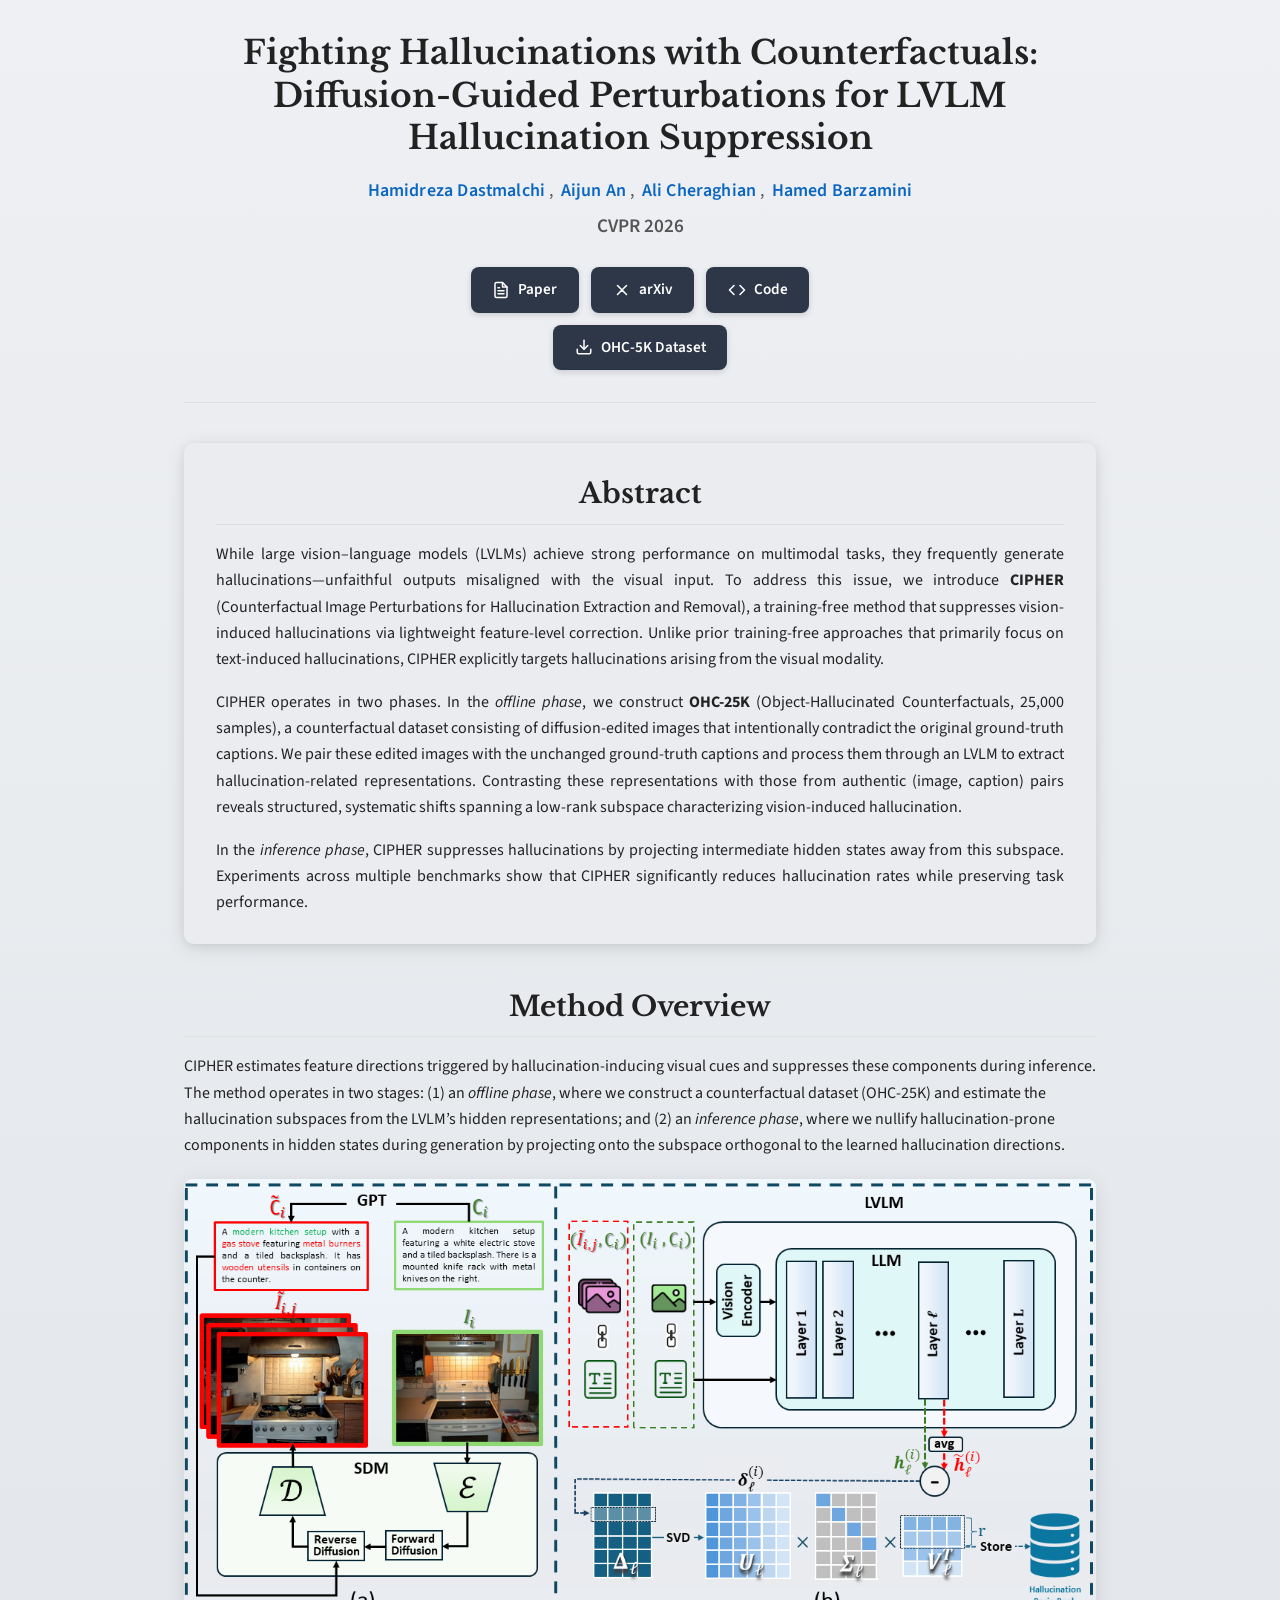
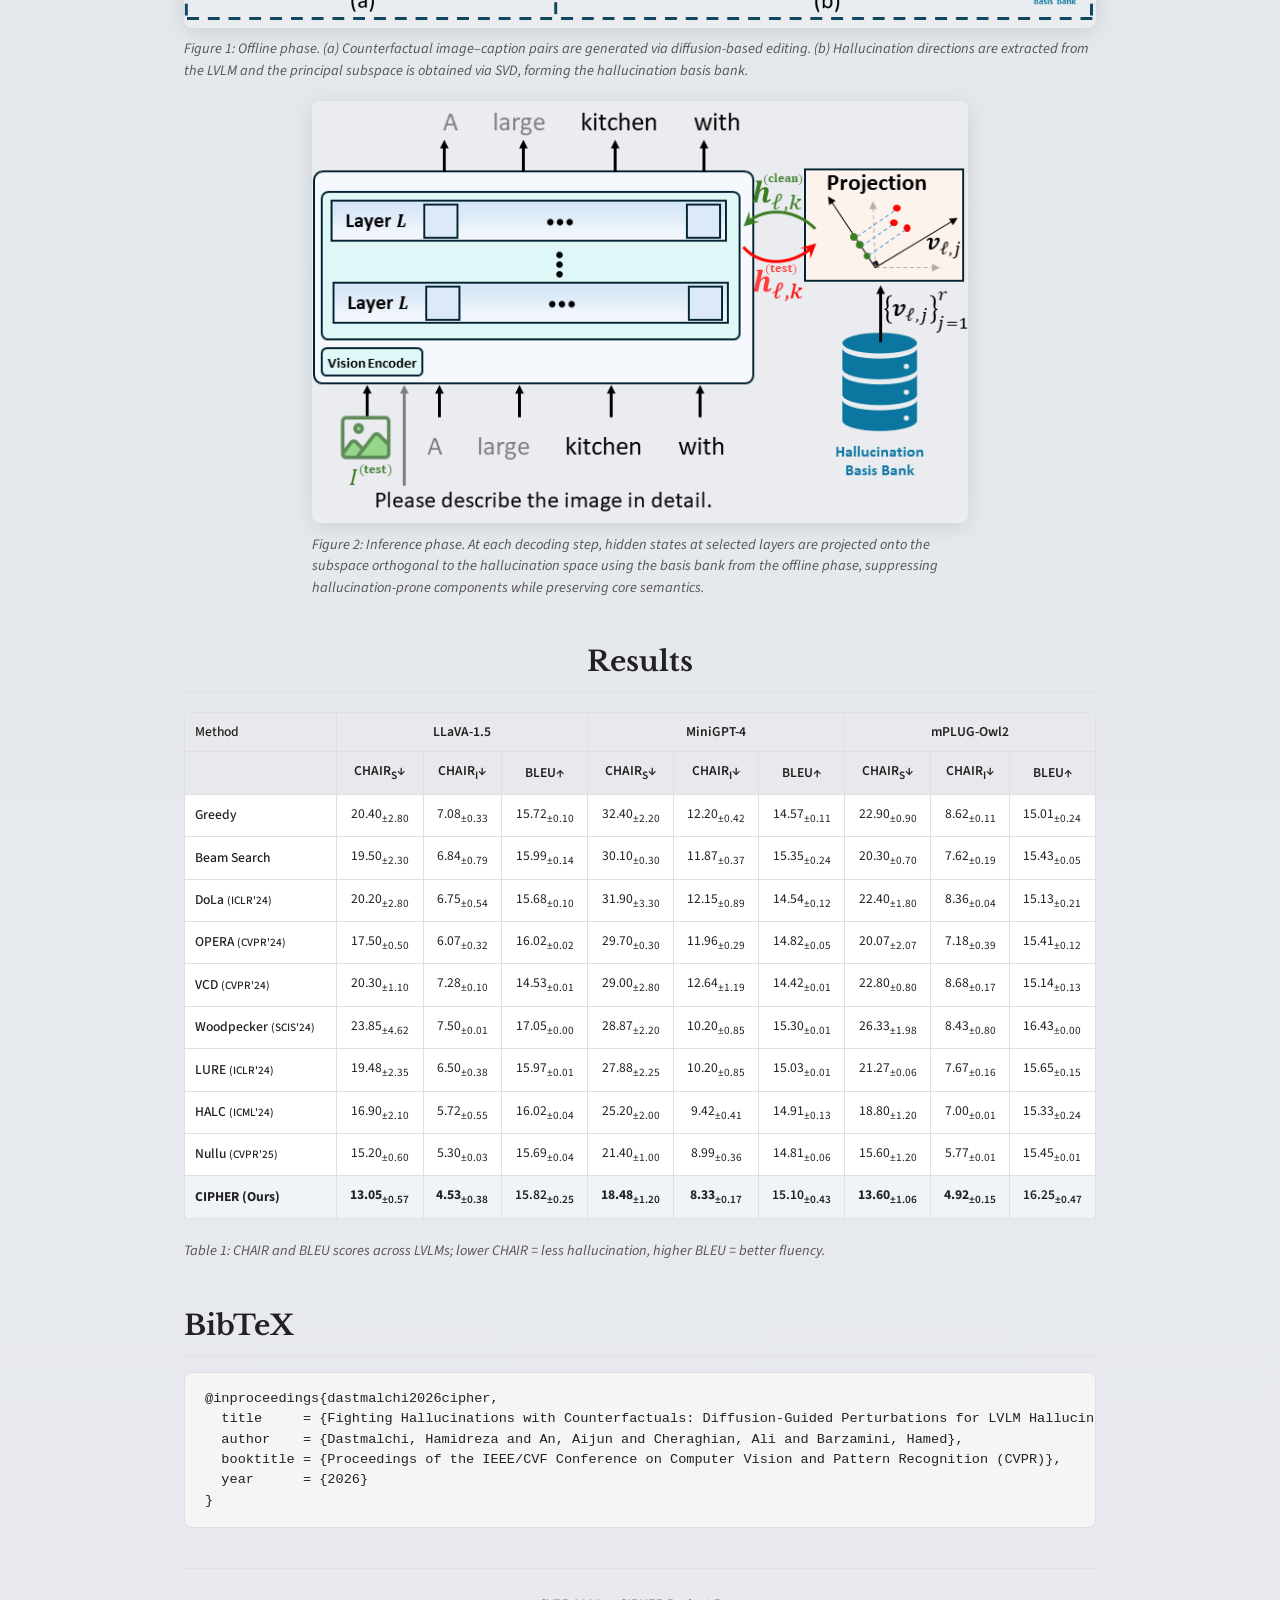
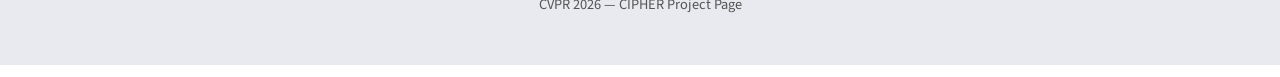
<file: index.html>
<!DOCTYPE html>
<html lang="en">
<head>
  <meta charset="UTF-8">
  <meta name="viewport" content="width=device-width, initial-scale=1.0">
  <title>CIPHER — Fighting Hallucinations with Counterfactuals | CVPR 2026</title>
  <link rel="preconnect" href="https://fonts.googleapis.com">
  <link rel="preconnect" href="https://fonts.gstatic.com" crossorigin>
  <link href="https://fonts.googleapis.com/css2?family=Libre+Baskerville:ital,wght@0,400;0,700;1,400&family=Source+Sans+3:ital,wght@0,400;0,600;0,700;1,400&display=swap" rel="stylesheet">
  <style>
    * { box-sizing: border-box; }
    html { font-size: 16px; scroll-behavior: smooth; }
    body {
      margin: 0; padding: 0;
      font-family: "Source Sans 3", -apple-system, BlinkMacSystemFont, "Segoe UI", sans-serif;
      font-weight: 400; line-height: 1.65; color: #222;
      background: linear-gradient(180deg, #eef0f3 0%, #e4e7eb 50%, #e8eaef 100%);
      min-height: 100vh; -webkit-font-smoothing: antialiased;
    }
    .page { max-width: 960px; margin: 0 auto; padding: 2rem 1.5rem 3rem; }
    .hero { text-align: center; margin-bottom: 2.5rem; padding-bottom: 2rem; border-bottom: 1px solid #e0e0e0; }
    .title {
      font-family: "Libre Baskerville", Georgia, serif;
      font-size: clamp(1.66rem, 4.42vw, 2.05rem); font-weight: 700; line-height: 1.3;
      margin: 0 0 1rem; color: #222;
    }
    .authors { font-size: 1.12rem; color: #333; margin: 0 0 0.35rem; font-weight: 500; letter-spacing: 0.01em; }
    .authors a {
      color: #0a66c2; text-decoration: none; font-weight: 600;
      transition: color 0.2s ease, text-decoration 0.2s ease;
    }
    .authors a:hover { text-decoration: underline; color: #004182; }
    .authors .sep { color: #555; font-weight: 400; margin: 0 0.2em; }
    .conference { font-size: 1.2rem; color: #555; margin: 0 0 1.5rem; font-weight: 600; }
    .buttons { display: flex; flex-direction: column; align-items: center; gap: 0.75rem; }
    .buttons-row { display: flex; flex-wrap: wrap; gap: 0.75rem; justify-content: center; align-items: center; }
    .btn {
      display: inline-flex; align-items: center; justify-content: center; gap: 0.5rem;
      padding: 0.65rem 1.35rem;
      font-family: "Source Sans 3", sans-serif; font-size: 0.95rem; font-weight: 600;
      text-decoration: none; color: #fff; background: #2d3748;
      border: none; border-radius: 8px; cursor: pointer;
      transition: background 0.2s ease, transform 0.15s ease, box-shadow 0.2s ease;
      box-shadow: 0 2px 6px rgba(0,0,0,0.15);
    }
    .btn:hover {
      background: #1a202c; transform: translateY(-1px);
      box-shadow: 0 4px 12px rgba(0,0,0,0.2);
    }
    .btn:focus { outline: 2px solid #2d3748; outline-offset: 2px; }
    .btn-icon { display: inline-flex; align-items: center; justify-content: center; }
    .btn-icon svg { flex-shrink: 0; }
    section { margin-bottom: 2.5rem; }
    section h2 {
      font-family: "Libre Baskerville", Georgia, serif;
      font-size: 1.74rem; font-weight: 700; margin: 0 0 1rem; color: #222;
      border-bottom: 1px solid #e0e0e0; padding-bottom: 0.4rem;
    }
    .abstract {
      background: #eaecf0; border-radius: 10px;
      padding: 1.75rem 2rem; margin-bottom: 2.5rem;
      box-shadow: 0 4px 20px rgba(0,0,0,0.1), 0 2px 8px rgba(0,0,0,0.06);
    }
    .abstract h2 { text-align: center; margin-top: 0; }
    .method h2 { text-align: center; }
    .results h2 { text-align: center; }
    .abstract p { margin: 0 0 1rem; text-align: justify; }
    figure { margin: 1.25rem 0; padding: 0; }
    figure img {
      width: 100%; height: auto; display: block;
      border-radius: 8px; box-shadow: 0 4px 20px rgba(0,0,0,0.1);
      background: #fff;
    }
    figure.figure-sm { max-width: 72%; margin-left: auto; margin-right: auto; }
    figcaption { margin-top: 0.65rem; font-size: 0.9rem; color: #555; line-height: 1.5; font-style: italic; }
    .abstract p:last-child { margin-bottom: 0; }
    .bibtex pre {
      margin: 0; padding: 1rem 1.25rem; background: #f5f5f5;
      border: 1px solid #e0e0e0; border-radius: 8px;
      overflow-x: auto; font-size: 0.85rem; line-height: 1.5; color: #222;
    }
    .bibtex code { font-family: Consolas, Monaco, "Courier New", monospace; font-size: inherit; }
    .footer { margin-top: 2rem; padding-top: 1.5rem; border-top: 1px solid #e0e0e0; text-align: center; font-size: 0.9rem; color: #555; }
    .footer p { margin: 0; }
    .results-table-wrap { overflow-x: auto; margin: 1.25rem 0; }
    .results-table {
      width: 100%; border-collapse: collapse; font-size: 0.85rem;
      background: #fff; box-shadow: 0 2px 12px rgba(0,0,0,0.06);
      border-radius: 8px; overflow: hidden;
    }
    .results-table th, .results-table td { padding: 0.5rem 0.6rem; border: 1px solid #e0e0e0; text-align: center; }
    .results-table th { background: #e8e9ec; font-weight: 600; color: #222; }
    .results-table tr.ours { background: #f0f4f8; font-weight: 600; }
    .results-table .method-name { text-align: left; font-weight: 500; }
    .table-caption { margin-top: 0.5rem; font-size: 0.9rem; color: #555; font-style: italic; }
    @media (max-width: 640px) {
      .page { padding: 1.25rem 1rem 2rem; }
      .title { font-size: 1.5rem; }
      .buttons-row { flex-direction: column; }
      .btn { width: 100%; max-width: 200px; text-align: center; justify-content: center; }
      .abstract p { text-align: left; }
      .bibtex pre { padding: 0.85rem 1rem; font-size: 0.8rem; }
    }
  </style>
</head>
<body>
  <div class="page">
    <header class="hero">
      <h1 class="title">Fighting Hallucinations with Counterfactuals: Diffusion-Guided Perturbations for LVLM Hallucination Suppression</h1>
      <p class="authors">
        <a href="https://www.linkedin.com/in/hamidreza-dastmalchi/" target="_blank" rel="noopener noreferrer">Hamidreza Dastmalchi</a><span class="sep">,</span>
        <a href="https://www.linkedin.com/in/aijun-an-9149bb51/" target="_blank" rel="noopener noreferrer">Aijun An</a><span class="sep">,</span>
        <a href="https://www.linkedin.com/in/ali-cheraghian/" target="_blank" rel="noopener noreferrer">Ali Cheraghian</a><span class="sep">,</span>
        <a href="https://www.linkedin.com/in/hamed-b-a0943280/" target="_blank" rel="noopener noreferrer">Hamed Barzamini</a>
      </p>
      <p class="conference">CVPR 2026</p>
      <div class="buttons">
        <div class="buttons-row">
          <a href="#" class="btn btn-paper">
            <span class="btn-icon" aria-hidden="true">
              <svg xmlns="http://www.w3.org/2000/svg" width="18" height="18" viewBox="0 0 24 24" fill="none" stroke="currentColor" stroke-width="2" stroke-linecap="round" stroke-linejoin="round"><path d="M14 2H6a2 2 0 0 0-2 2v16a2 2 0 0 0 2 2h12a2 2 0 0 0 2-2V8z"></path><polyline points="14 2 14 8 20 8"></polyline><line x1="16" y1="13" x2="8" y2="13"></line><line x1="16" y1="17" x2="8" y2="17"></line><polyline points="10 9 9 9 8 9"></polyline></svg>
            </span>
            Paper
          </a>
          <a href="#" class="btn btn-arxiv">
            <span class="btn-icon" aria-hidden="true">
              <svg xmlns="http://www.w3.org/2000/svg" width="18" height="18" viewBox="0 0 24 24" fill="none" stroke="currentColor" stroke-width="2" stroke-linecap="round" stroke-linejoin="round"><path d="M18 6L6 18M6 6l12 12"/></svg>
            </span>
            arXiv
          </a>
          <a href="#" class="btn btn-code">
            <span class="btn-icon" aria-hidden="true">
              <svg xmlns="http://www.w3.org/2000/svg" width="18" height="18" viewBox="0 0 24 24" fill="none" stroke="currentColor" stroke-width="2" stroke-linecap="round" stroke-linejoin="round"><polyline points="16 18 22 12 16 6"></polyline><polyline points="8 6 2 12 8 18"></polyline></svg>
            </span>
            Code
          </a>
        </div>
        <div class="buttons-row">
          <a href="https://drive.google.com/file/d/1xh0WQdAKk9KQPWuedI4zhmgdgTJthU4C/view?usp=sharing" class="btn btn-dataset" target="_blank" rel="noopener noreferrer">
            <span class="btn-icon" aria-hidden="true">
              <svg xmlns="http://www.w3.org/2000/svg" width="18" height="18" viewBox="0 0 24 24" fill="none" stroke="currentColor" stroke-width="2" stroke-linecap="round" stroke-linejoin="round"><path d="M21 15v4a2 2 0 0 1-2 2H5a2 2 0 0 1-2-2v-4"></path><polyline points="7 10 12 15 17 10"></polyline><line x1="12" y1="15" x2="12" y2="3"></line></svg>
            </span>
            OHC-5K Dataset
          </a>
        </div>
      </div>
    </header>

    <section class="abstract">
      <h2>Abstract</h2>
      <p>While large vision–language models (LVLMs) achieve strong performance on multimodal tasks, they frequently generate hallucinations—unfaithful outputs misaligned with the visual input. To address this issue, we introduce <strong>CIPHER</strong> (Counterfactual Image Perturbations for Hallucination Extraction and Removal), a training-free method that suppresses vision-induced hallucinations via lightweight feature-level correction. Unlike prior training-free approaches that primarily focus on text-induced hallucinations, CIPHER explicitly targets hallucinations arising from the visual modality.</p>
      <p>CIPHER operates in two phases. In the <em>offline phase</em>, we construct <strong>OHC-25K</strong> (Object-Hallucinated Counterfactuals, 25,000 samples), a counterfactual dataset consisting of diffusion-edited images that intentionally contradict the original ground-truth captions. We pair these edited images with the unchanged ground-truth captions and process them through an LVLM to extract hallucination-related representations. Contrasting these representations with those from authentic (image, caption) pairs reveals structured, systematic shifts spanning a low-rank subspace characterizing vision-induced hallucination.</p>
      <p>In the <em>inference phase</em>, CIPHER suppresses hallucinations by projecting intermediate hidden states away from this subspace. Experiments across multiple benchmarks show that CIPHER significantly reduces hallucination rates while preserving task performance.</p>
    </section>

    <section class="method">
      <h2>Method Overview</h2>
      <p>CIPHER estimates feature directions triggered by hallucination-inducing visual cues and suppresses these components during inference. The method operates in two stages: (1) an <em>offline phase</em>, where we construct a counterfactual dataset (OHC-25K) and estimate the hallucination subspaces from the LVLM’s hidden representations; and (2) an <em>inference phase</em>, where we nullify hallucination-prone components in hidden states during generation by projecting onto the subspace orthogonal to the learned hallucination directions.</p>
      <figure>
        <img src="assets/figures/blockdiagram.png" alt="CIPHER offline phase: counterfactual dataset generation and hallucination subspace estimation.">
        <figcaption>Figure 1: Offline phase. (a) Counterfactual image–caption pairs are generated via diffusion-based editing. (b) Hallucination directions are extracted from the LVLM and the principal subspace is obtained via SVD, forming the hallucination basis bank.</figcaption>
      </figure>
      <figure class="figure-sm">
        <img src="assets/figures/blockdiagram-inference.png" alt="CIPHER inference phase: test-time nullification of hallucination components.">
        <figcaption>Figure 2: Inference phase. At each decoding step, hidden states at selected layers are projected onto the subspace orthogonal to the hallucination space using the basis bank from the offline phase, suppressing hallucination-prone components while preserving core semantics.</figcaption>
      </figure>
    </section>

    <section class="results">
      <h2>Results</h2>
      <div class="results-table-wrap">
        <table class="results-table">
          <thead>
            <tr>
              <th class="method-name">Method</th>
              <th colspan="3">LLaVA-1.5</th>
              <th colspan="3">MiniGPT-4</th>
              <th colspan="3">mPLUG-Owl2</th>
            </tr>
            <tr>
              <th class="method-name"></th>
              <th>CHAIR<sub>S</sub>↓</th><th>CHAIR<sub>I</sub>↓</th><th>BLEU↑</th>
              <th>CHAIR<sub>S</sub>↓</th><th>CHAIR<sub>I</sub>↓</th><th>BLEU↑</th>
              <th>CHAIR<sub>S</sub>↓</th><th>CHAIR<sub>I</sub>↓</th><th>BLEU↑</th>
            </tr>
          </thead>
          <tbody>
            <tr><td class="method-name">Greedy</td><td>20.40<sub>±2.80</sub></td><td>7.08<sub>±0.33</sub></td><td>15.72<sub>±0.10</sub></td><td>32.40<sub>±2.20</sub></td><td>12.20<sub>±0.42</sub></td><td>14.57<sub>±0.11</sub></td><td>22.90<sub>±0.90</sub></td><td>8.62<sub>±0.11</sub></td><td>15.01<sub>±0.24</sub></td></tr>
            <tr><td class="method-name">Beam Search</td><td>19.50<sub>±2.30</sub></td><td>6.84<sub>±0.79</sub></td><td>15.99<sub>±0.14</sub></td><td>30.10<sub>±0.30</sub></td><td>11.87<sub>±0.37</sub></td><td>15.35<sub>±0.24</sub></td><td>20.30<sub>±0.70</sub></td><td>7.62<sub>±0.19</sub></td><td>15.43<sub>±0.05</sub></td></tr>
            <tr><td class="method-name">DoLa <small>(ICLR'24)</small></td><td>20.20<sub>±2.80</sub></td><td>6.75<sub>±0.54</sub></td><td>15.68<sub>±0.10</sub></td><td>31.90<sub>±3.30</sub></td><td>12.15<sub>±0.89</sub></td><td>14.54<sub>±0.12</sub></td><td>22.40<sub>±1.80</sub></td><td>8.36<sub>±0.04</sub></td><td>15.13<sub>±0.21</sub></td></tr>
            <tr><td class="method-name">OPERA <small>(CVPR'24)</small></td><td>17.50<sub>±0.50</sub></td><td>6.07<sub>±0.32</sub></td><td>16.02<sub>±0.02</sub></td><td>29.70<sub>±0.30</sub></td><td>11.96<sub>±0.29</sub></td><td>14.82<sub>±0.05</sub></td><td>20.07<sub>±2.07</sub></td><td>7.18<sub>±0.39</sub></td><td>15.41<sub>±0.12</sub></td></tr>
            <tr><td class="method-name">VCD <small>(CVPR'24)</small></td><td>20.30<sub>±1.10</sub></td><td>7.28<sub>±0.10</sub></td><td>14.53<sub>±0.01</sub></td><td>29.00<sub>±2.80</sub></td><td>12.64<sub>±1.19</sub></td><td>14.42<sub>±0.01</sub></td><td>22.80<sub>±0.80</sub></td><td>8.68<sub>±0.17</sub></td><td>15.14<sub>±0.13</sub></td></tr>
            <tr><td class="method-name">Woodpecker <small>(SCIS'24)</small></td><td>23.85<sub>±4.62</sub></td><td>7.50<sub>±0.01</sub></td><td>17.05<sub>±0.00</sub></td><td>28.87<sub>±2.20</sub></td><td>10.20<sub>±0.85</sub></td><td>15.30<sub>±0.01</sub></td><td>26.33<sub>±1.98</sub></td><td>8.43<sub>±0.80</sub></td><td>16.43<sub>±0.00</sub></td></tr>
            <tr><td class="method-name">LURE <small>(ICLR'24)</small></td><td>19.48<sub>±2.35</sub></td><td>6.50<sub>±0.38</sub></td><td>15.97<sub>±0.01</sub></td><td>27.88<sub>±2.25</sub></td><td>10.20<sub>±0.85</sub></td><td>15.03<sub>±0.01</sub></td><td>21.27<sub>±0.06</sub></td><td>7.67<sub>±0.16</sub></td><td>15.65<sub>±0.15</sub></td></tr>
            <tr><td class="method-name">HALC <small>(ICML'24)</small></td><td>16.90<sub>±2.10</sub></td><td>5.72<sub>±0.55</sub></td><td>16.02<sub>±0.04</sub></td><td>25.20<sub>±2.00</sub></td><td>9.42<sub>±0.41</sub></td><td>14.91<sub>±0.13</sub></td><td>18.80<sub>±1.20</sub></td><td>7.00<sub>±0.01</sub></td><td>15.33<sub>±0.24</sub></td></tr>
            <tr><td class="method-name">Nullu <small>(CVPR'25)</small></td><td>15.20<sub>±0.60</sub></td><td>5.30<sub>±0.03</sub></td><td>15.69<sub>±0.04</sub></td><td>21.40<sub>±1.00</sub></td><td>8.99<sub>±0.36</sub></td><td>14.81<sub>±0.06</sub></td><td>15.60<sub>±1.20</sub></td><td>5.77<sub>±0.01</sub></td><td>15.45<sub>±0.01</sub></td></tr>
            <tr class="ours"><td class="method-name"><strong>CIPHER (Ours)</strong></td><td><strong>13.05</strong><sub>±0.57</sub></td><td><strong>4.53</strong><sub>±0.38</sub></td><td>15.82<sub>±0.25</sub></td><td><strong>18.48</strong><sub>±1.20</sub></td><td><strong>8.33</strong><sub>±0.17</sub></td><td>15.10<sub>±0.43</sub></td><td><strong>13.60</strong><sub>±1.06</sub></td><td><strong>4.92</strong><sub>±0.15</sub></td><td>16.25<sub>±0.47</sub></td></tr>
          </tbody>
        </table>
      </div>
      <p class="table-caption">Table 1: CHAIR and BLEU scores across LVLMs; lower CHAIR = less hallucination, higher BLEU = better fluency.</p>
    </section>

    <section class="bibtex">
      <h2>BibTeX</h2>
      <pre><code>@inproceedings{dastmalchi2026cipher,
  title     = {Fighting Hallucinations with Counterfactuals: Diffusion-Guided Perturbations for LVLM Hallucination Suppression},
  author    = {Dastmalchi, Hamidreza and An, Aijun and Cheraghian, Ali and Barzamini, Hamed},
  booktitle = {Proceedings of the IEEE/CVF Conference on Computer Vision and Pattern Recognition (CVPR)},
  year      = {2026}
}</code></pre>
    </section>

    <footer class="footer">
      <p>CVPR 2026 — CIPHER Project Page</p>
    </footer>
  </div>
</body>
</html>
</file>
